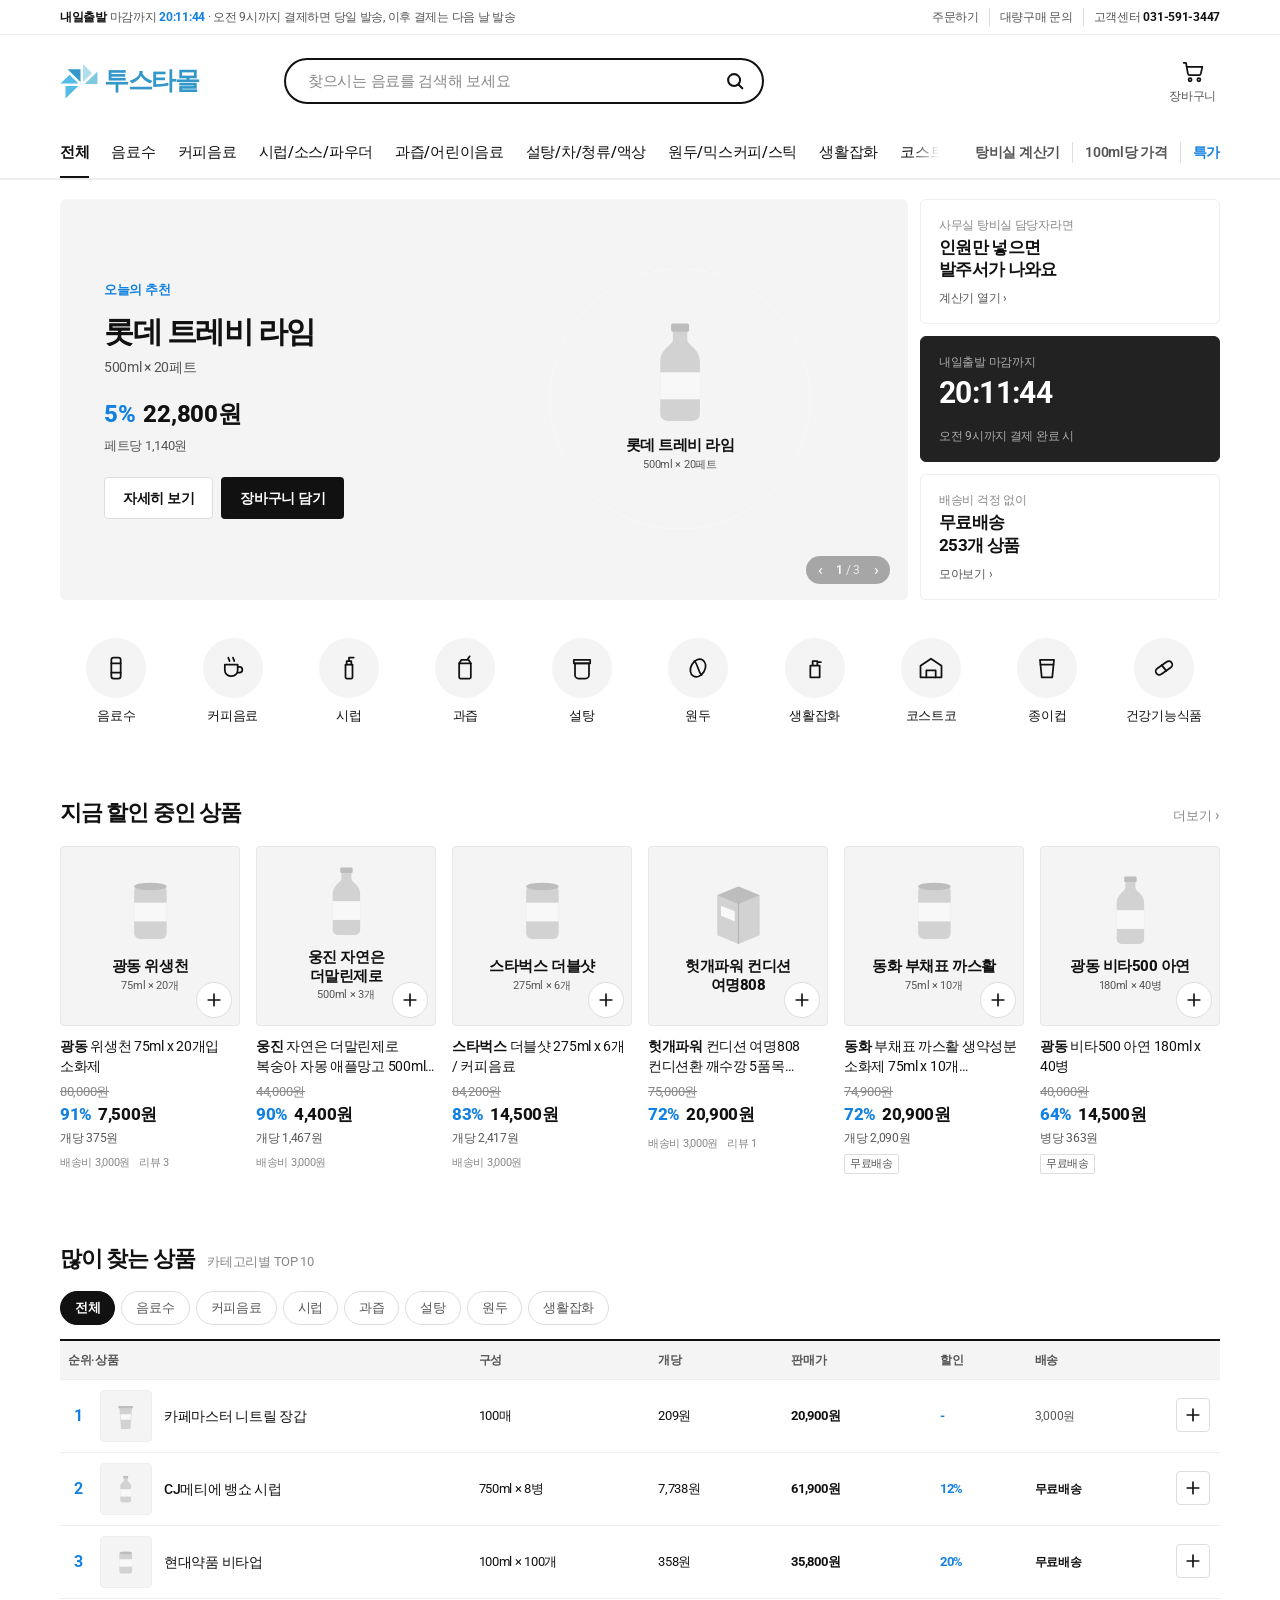
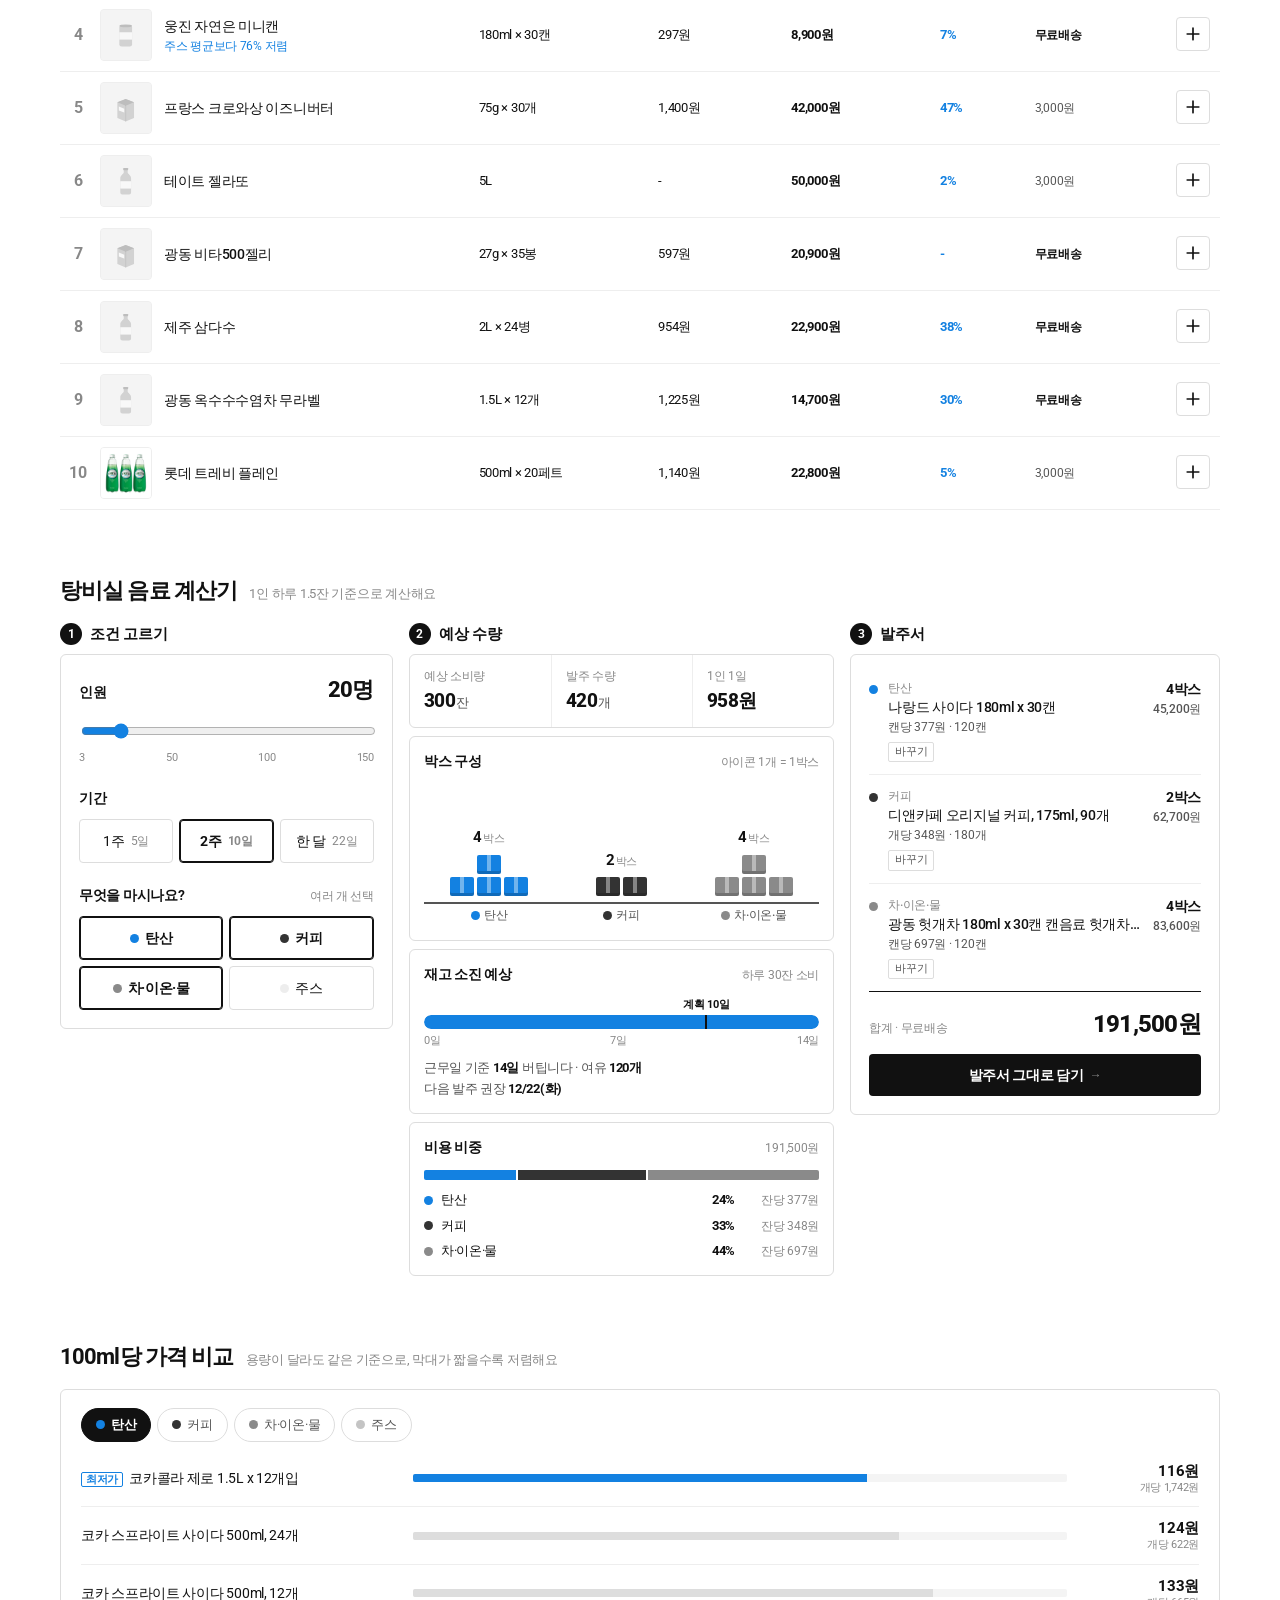
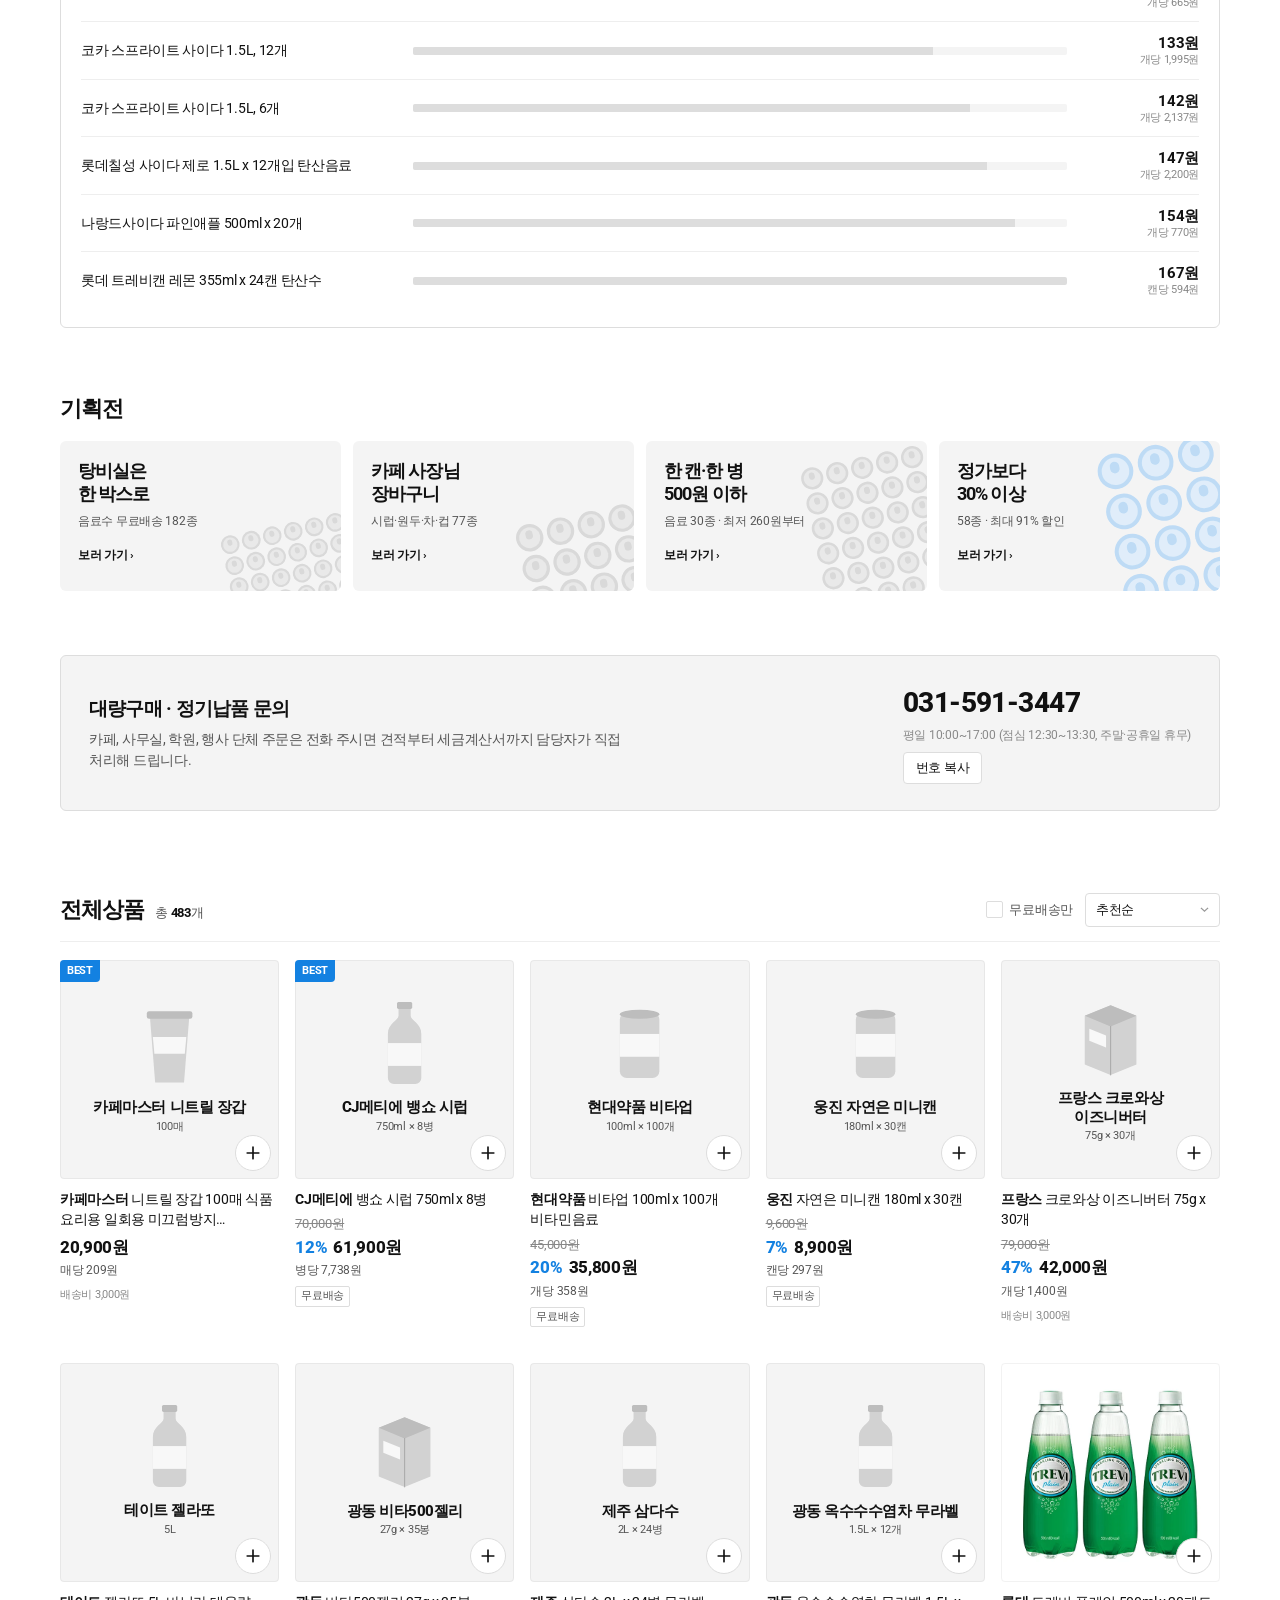
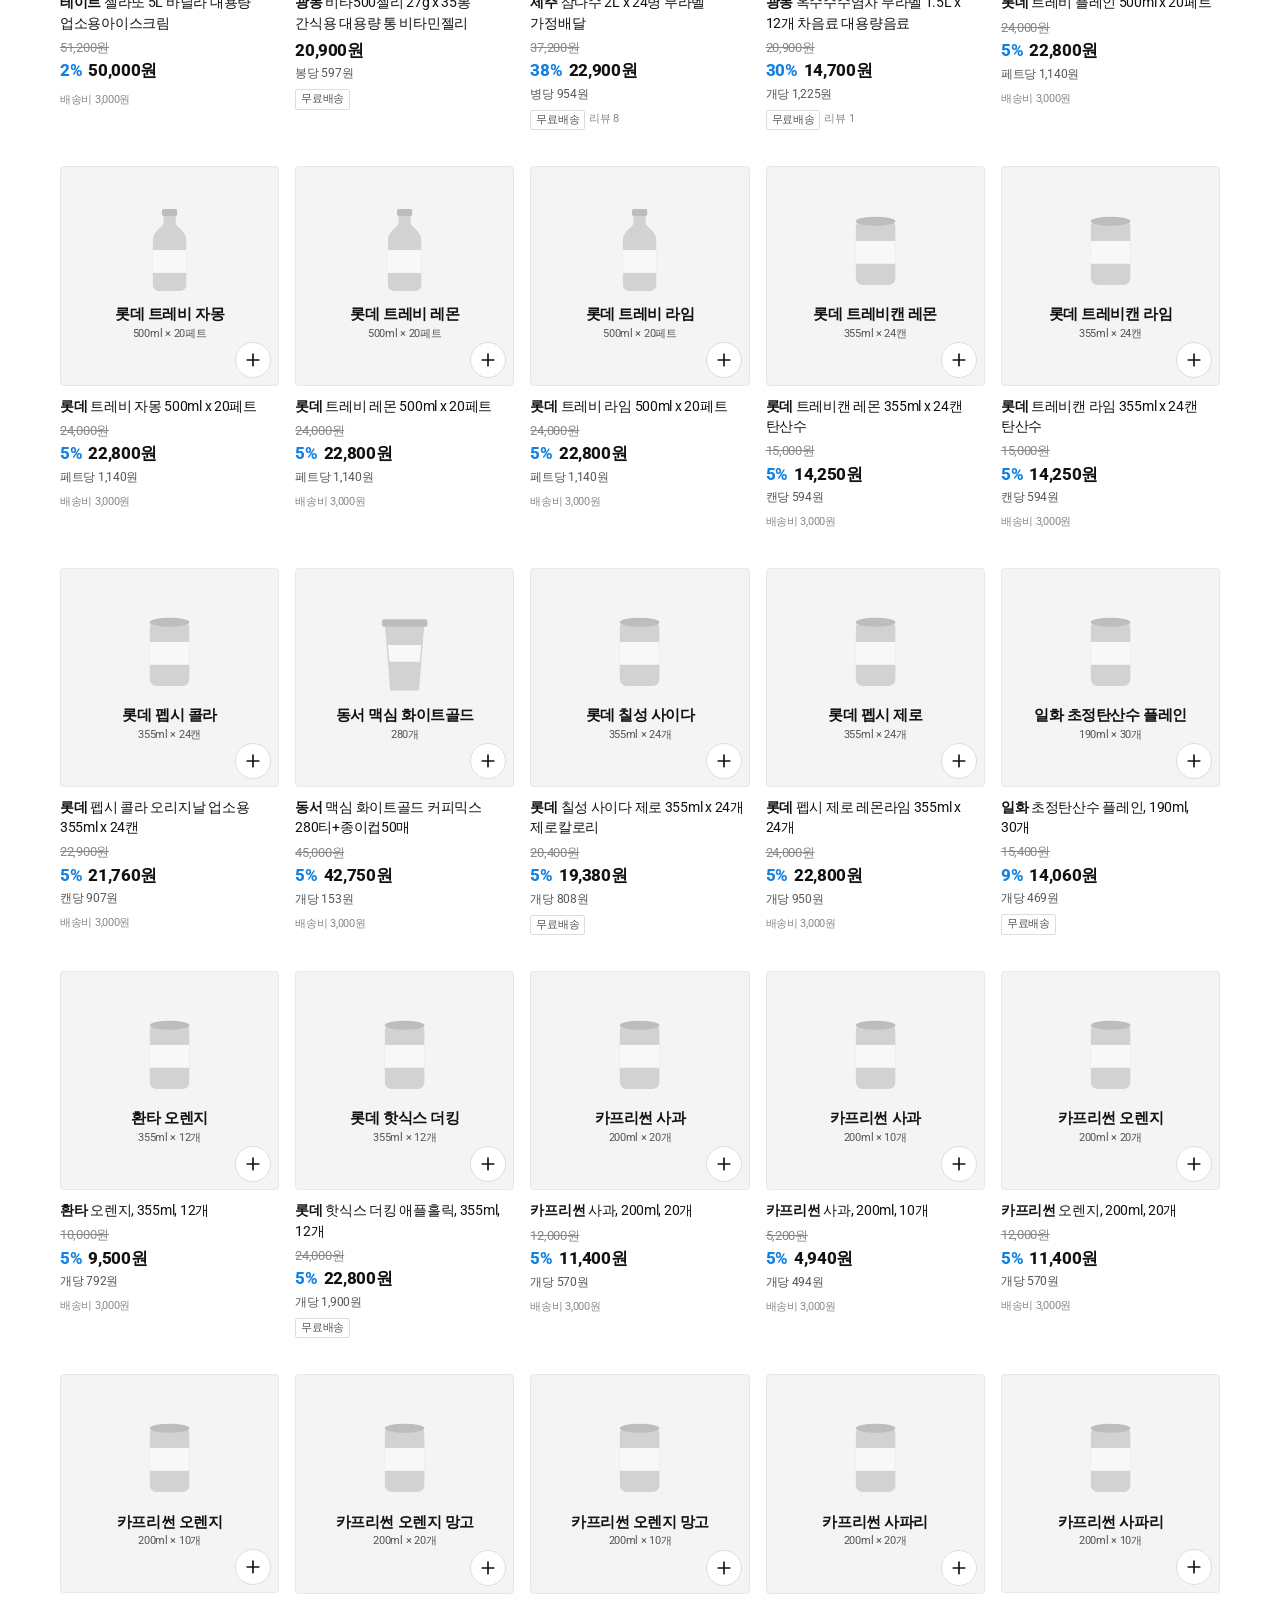
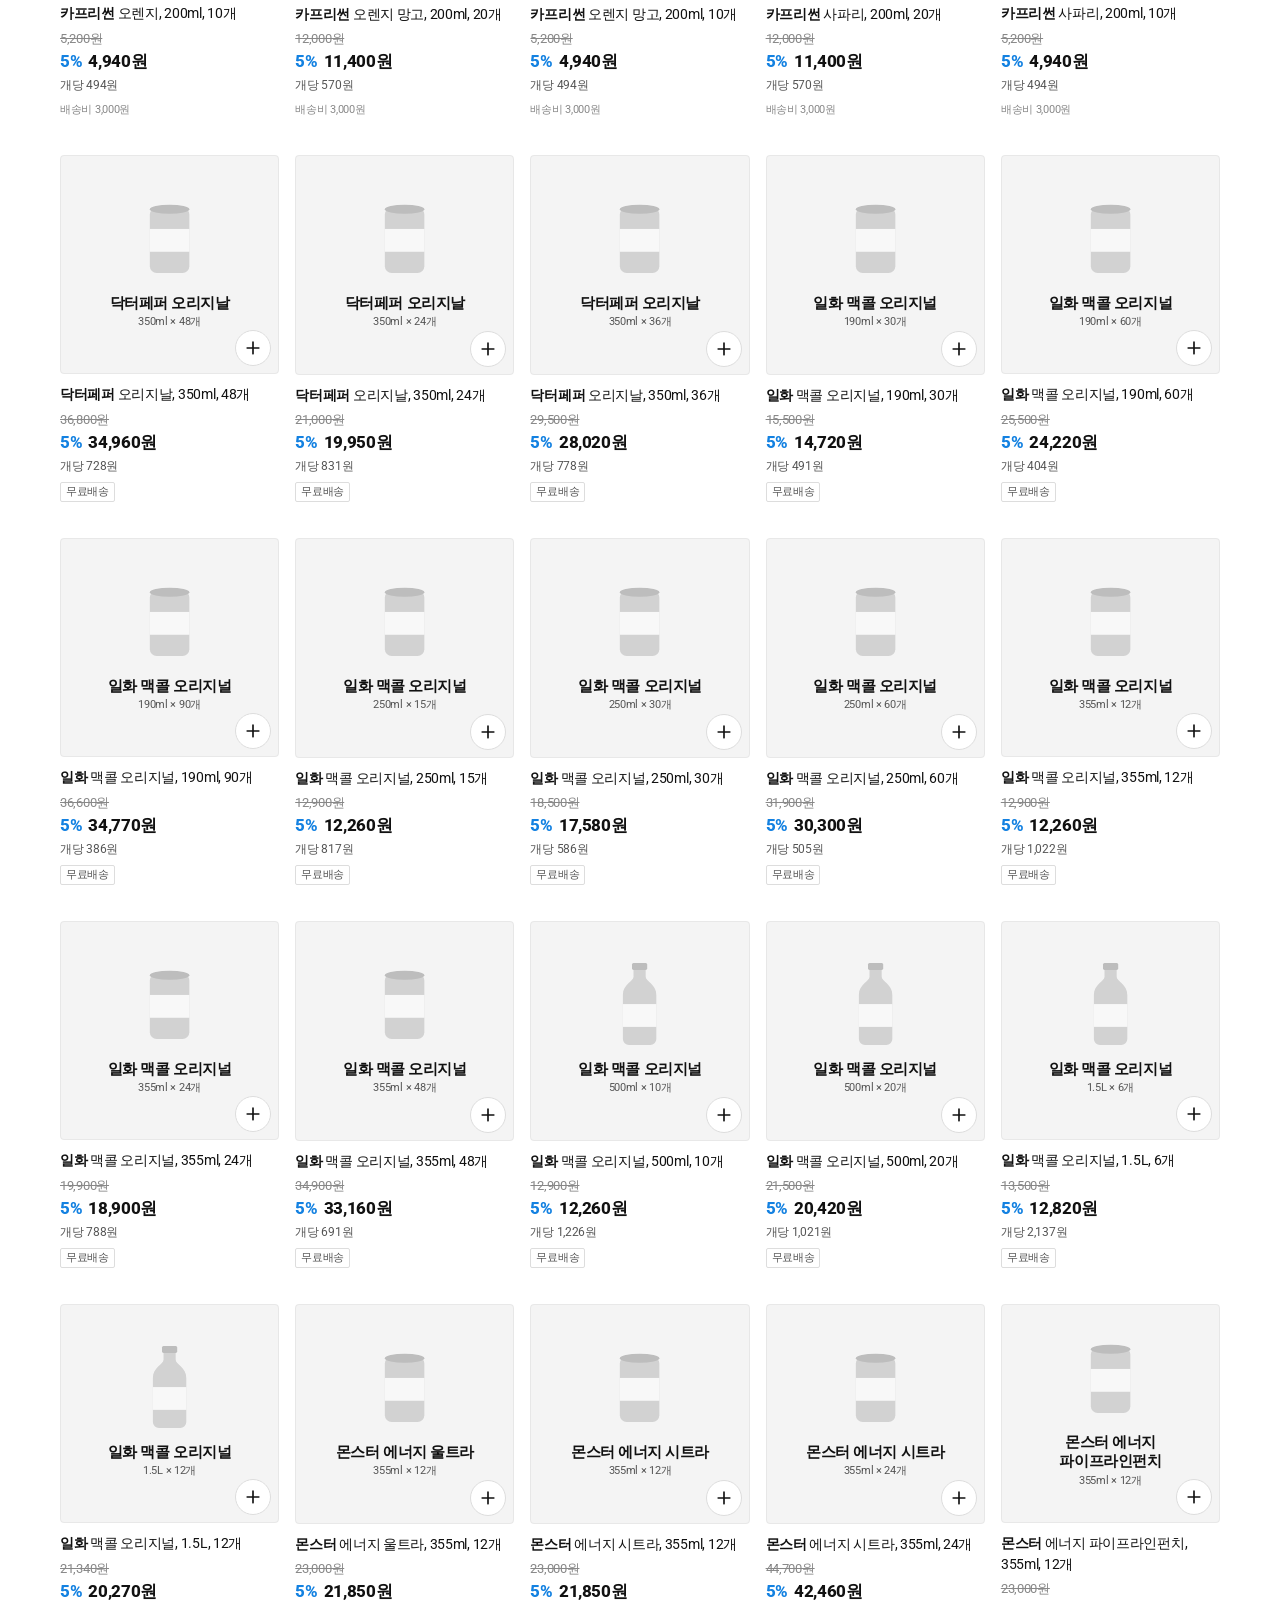
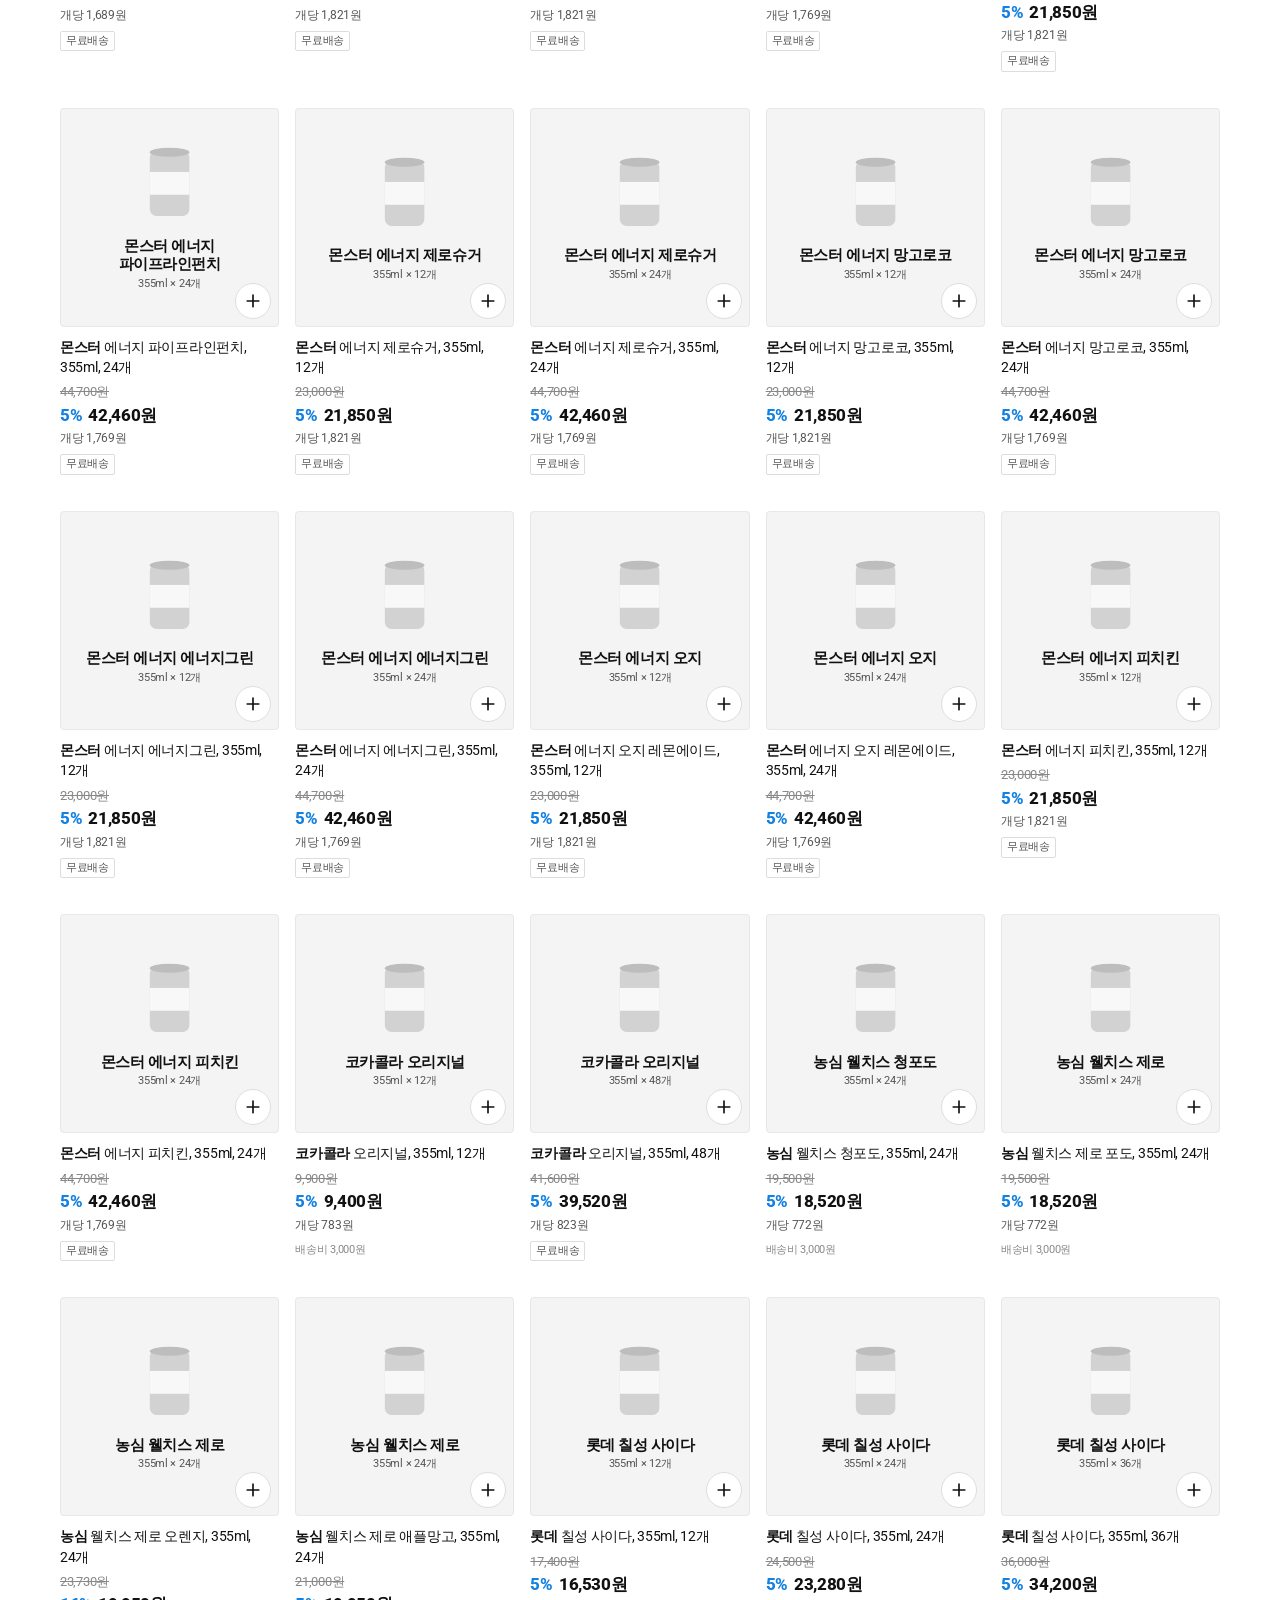
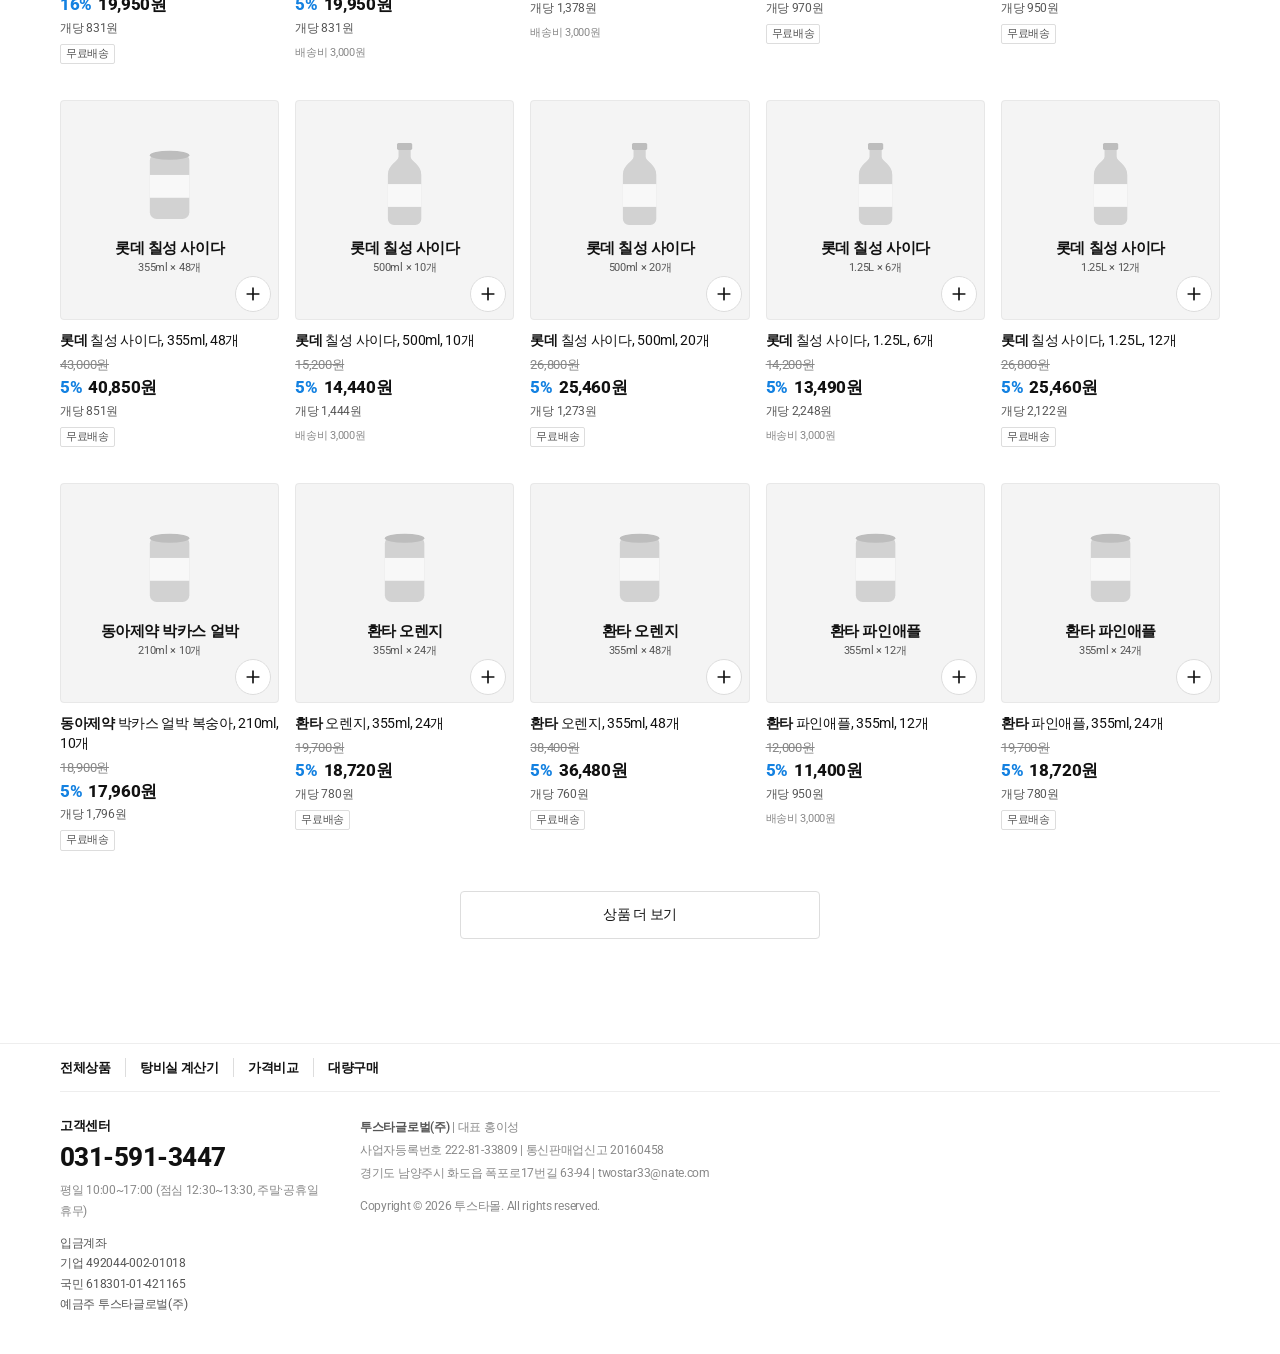
<file: sites/twostar-mall/index.html>
<!doctype html>
<html lang="ko">
<head>
  <meta charset="utf-8">
  <meta name="viewport" content="width=device-width, initial-scale=1, viewport-fit=cover">
  <title>투스타몰</title>
  <meta name="description" content="음료·커피·시럽 박스 도매 투스타몰. 오전 9시까지 결제하면 당일 출발합니다.">
  <link rel="icon" href="data:image/svg+xml,<svg xmlns='http://www.w3.org/2000/svg' viewBox='70 130 590 545'><polygon fill='%233398c9' points='188,213 388,213 388,410'/><polygon fill='%23afdfed' points='427,135 568,272 427,410'/><polygon fill='%237ec9e0' points='652,245 652,440 453,440'/><polygon fill='%2355bde5' points='217,297 357,435 76,435'/><polygon fill='%2355bde5' points='155,473 355,473 155,668'/></svg>">
  <link rel="preload" href="assets/fonts/Roboto.woff2" as="font" type="font/woff2" crossorigin>
  <link rel="stylesheet" href="styles.css">
</head>
<body>
  <div class="util">
    <div class="util__in">
      <p class="util__ship"><span data-shipday>오늘출발</span> 마감까지 <b id="cutoff" class="num">--:--:--</b> · <span class="util__rule" data-shiprule></span></p>
      <nav class="util__links" aria-label="고객 메뉴">
        <button type="button" id="utilOrder">주문하기</button>
        <button type="button" data-scroll="biz">대량구매 문의</button>
        <span>고객센터 <b class="num">031-591-3447</b></span>
      </nav>
    </div>
  </div>

  <header class="nav">
    <div class="nav__in">
      <a class="wordmark" href="./" aria-label="투스타몰 홈">
        <svg class="mark" viewBox="70 130 590 545" aria-hidden="true"><polygon class="m1" points="188,213 388,213 388,410"/><polygon class="m2" points="427,135 568,272 427,410"/><polygon class="m3" points="652,245 652,440 453,440"/><polygon class="m4" points="217,297 357,435 76,435"/><polygon class="m5" points="155,473 355,473 155,668"/></svg>
        <span class="wordmark__t">투스타몰</span>
      </a>
      <label class="search">
        <span class="sr-only">상품 검색</span>
        <input id="q" type="search" placeholder="찾으시는 음료를 검색해 보세요" autocomplete="off" enterkeyhint="search">
        <svg viewBox="0 0 24 24" aria-hidden="true"><circle cx="11" cy="11" r="6.5"/><path d="m20 20-4-4"/></svg>
      </label>
      <div class="nav__cta">
        <button class="navicon cart-link" id="openCart" type="button" aria-label="장바구니">
          <svg viewBox="0 0 24 24" aria-hidden="true"><path d="M4 5h2l1.6 9.2a1.6 1.6 0 0 0 1.6 1.3h7.9a1.6 1.6 0 0 0 1.6-1.2L20 8.5H7"/><circle cx="9.5" cy="19.5" r="1.3"/><circle cx="17" cy="19.5" r="1.3"/></svg>
          <span class="nav__label">장바구니</span>
          <span class="cart-link__n" id="cartCount" hidden>0</span>
        </button>
      </div>
    </div>
  </header>

  <div class="tabs-wrap">
    <div class="tabs-row">
      <nav class="tabs" id="cats" aria-label="카테고리"></nav>
      <nav class="gnb" aria-label="바로가기">
        <button type="button" data-scroll="planner">탕비실 계산기</button>
        <button type="button" data-scroll="compare">100ml당 가격</button>
        <button type="button" data-goto-coll="deal">특가</button>
      </nav>
    </div>
  </div>

  <div class="notice" id="sampleNotice" hidden>
    <b>[샘플]</b> 상품이 표시되고 있습니다. <code>scripts/</code>의 가져오기 스크립트로 실제 상품을 불러오세요.
  </div>

  <main class="shelf">
    <div id="home">
      <section class="main" aria-label="오늘의 상품">
        <div class="bento" id="bento"></div>
      </section>

      <section class="sec cats-sec" aria-label="카테고리 바로가기">
        <nav class="caticons" id="catIcons"></nav>
      </section>

      <section class="sec" aria-labelledby="dealTitle">
        <header class="sec__head"><h2 id="dealTitle">지금 할인 중인 상품</h2><button class="sec__more" type="button" data-goto-coll="deal">더보기</button></header>
        <ul class="rail" id="deals"></ul>
      </section>

      <section class="sec platform" aria-labelledby="rankTitle">
        <header class="sec__head"><h2 id="rankTitle">많이 찾는 상품 <span class="sec__sub">카테고리별 TOP 10</span></h2></header>
        <div class="dash" id="dash"></div>
      </section>

      <section class="sec planner" id="planner" aria-labelledby="plannerTitle"></section>

      <section class="sec compare" id="compare" aria-labelledby="compareTitle"></section>

      <section class="sec" aria-labelledby="promoTitle">
        <header class="sec__head"><h2 id="promoTitle">기획전</h2></header>
        <div class="promos" id="promos"></div>
      </section>

      <section class="band" id="biz" aria-labelledby="bizTitle"></section>
    </div>

    <div class="shelf__bar" id="listTop">
      <p class="shelf__count" id="resultCount"></p>
      <div class="shelf__tools">
        <button class="toggle" id="freeOnly" type="button" aria-pressed="false">무료배송만</button>
        <label class="sort">
          <span class="sr-only">정렬</span>
          <select id="sort">
            <option value="popular">추천순</option>
            <option value="unit">개당 가격 낮은순</option>
            <option value="low">낮은 가격순</option>
            <option value="high">높은 가격순</option>
            <option value="review">리뷰 많은순</option>
            <option value="new">최신순</option>
          </select>
        </label>
      </div>
    </div>

    <ul class="grid" id="grid" aria-live="polite"></ul>
    <button class="more" id="more" type="button" hidden>상품 더 보기</button>
    <p class="empty" id="empty" hidden>검색 결과가 없습니다. 다른 이름으로 찾아보세요.</p>
  </main>

  <footer class="foot" id="foot"></footer>

  <div class="bar" id="bar" hidden>
    <div class="bar__in">
      <div class="bar__sum">
        <span id="barItems"></span>
        <strong id="barTotal"></strong>
        <small id="barShip"></small>
      </div>
      <button class="cta" id="barCheckout" type="button">주문하기</button>
    </div>
  </div>

  <div class="scrim" id="scrim" hidden></div>
  <section class="sheet" id="sheet" role="dialog" aria-modal="true" aria-labelledby="sheetTitle" hidden>
    <header class="sheet__head">
      <h2 id="sheetTitle"></h2>
      <button class="x" id="sheetClose" type="button" aria-label="닫기">
        <svg viewBox="0 0 24 24" aria-hidden="true"><path d="M6 6l12 12M18 6 6 18"/></svg>
      </button>
    </header>
    <div class="sheet__body" id="sheetBody"></div>
    <footer class="sheet__foot" id="sheetFoot"></footer>
  </section>

  <div class="toast" id="toast" role="status" hidden></div>

  <script src="config.js"></script>
  <script src="app.js" type="module"></script>
</body>
</html>
</file>
<file: sites/twostar-mall/styles.css>
/* 영문·숫자는 Roboto(직접 호스팅), 한글은 각 OS 기본 고딕(애플 SD 산돌고딕 Neo / 맑은 고딕) */
@font-face { font-family: "Roboto"; src: url("assets/fonts/Roboto.woff2") format("woff2"); font-weight: 100 900; font-stretch: 75% 100%; font-display: swap; }

/* 투스타몰 — 흰 바탕, 얇은 회색 선, 작은 모서리. 파랑은 로고·검색창·주요 버튼에만, 할인은 빨강. */
:root {
  /* 기존 twostar.net 팔레트: 회색 단계 + 포인트 파랑 하나 */
  --paper: #ffffff;
  --canvas: #f4f4f4;
  --tint: #f4f4f4;
  --rule: #eeeeee;
  --rule-2: #dddddd;
  --ink: #111111;
  --ink-2: #555555;
  --ink-3: #888888;
  --ink-4: #aaaaaa;
  --brand: #3398c9;
  --point: #1381e1;
  --forest: #111111;
  --forest-2: #333333;
  --forest-ink: #ffffff;
  --mint: #f4f4f4;
  --mint-2: #f4f4f4;
  --sale: var(--point);
  --accent: var(--point);
  --warn: #e00000;
  --scrim: rgba(0, 0, 0, .5);
  --font: "Roboto", "Apple SD Gothic Neo", "Malgun Gothic", "맑은 고딕", "Noto Sans KR", sans-serif;
  --r: 4px;
  --r-lg: 6px;
  --navy: var(--forest); --navy-ink: var(--forest-ink); --ok: var(--point);
  color-scheme: light;
}
@media (prefers-color-scheme: dark) {
  :root:not([data-theme="light"]) {
    --paper: #111111; --canvas: #1c1c1c; --tint: #1c1c1c; --rule: #262626; --rule-2: #3a3a3a; --ink: #f2f2f2; --ink-2: #bbbbbb; --ink-3: #888888; --ink-4: #666666;
    --point: #3d9bf0; --forest: #f2f2f2; --forest-2: #dddddd; --forest-ink: #111111; --scrim: rgba(0,0,0,.65);
    color-scheme: dark;
  }
}
:root[data-theme="dark"] {
  --paper: #111111; --canvas: #1c1c1c; --tint: #1c1c1c; --rule: #262626; --rule-2: #3a3a3a; --ink: #f2f2f2; --ink-2: #bbbbbb; --ink-3: #888888; --ink-4: #666666;
  --point: #3d9bf0; --forest: #f2f2f2; --forest-2: #dddddd; --forest-ink: #111111; --scrim: rgba(0,0,0,.65);
  color-scheme: dark;
}

* { box-sizing: border-box; }
[hidden] { display: none !important; }
html, body { margin: 0; }
html { scroll-padding-top: 64px; }
body {
  background: var(--paper); color: var(--ink); font-family: var(--font);
  font-size: 14px; line-height: 1.5; letter-spacing: -0.02em; -webkit-font-smoothing: antialiased; word-break: keep-all;
  padding-bottom: calc(var(--bar-h, 0px) + env(safe-area-inset-bottom, 0px));
}
img { display: block; max-width: 100%; }
a { color: inherit; }
button, input, select { font: inherit; color: inherit; letter-spacing: inherit; }
button { cursor: pointer; -webkit-tap-highlight-color: transparent; }
svg { width: 22px; height: 22px; fill: none; stroke: currentColor; stroke-width: 1.7; stroke-linecap: round; stroke-linejoin: round; }
.sr-only { position: absolute; width: 1px; height: 1px; overflow: hidden; clip: rect(0 0 0 0); white-space: nowrap; }
:focus-visible { outline: 2px solid var(--forest); outline-offset: 2px; }
.num { font-variant-numeric: tabular-nums; }

.btn { display: inline-flex; align-items: center; justify-content: center; gap: 6px; height: 42px; padding: 0 18px; border-radius: var(--r); border: 1px solid transparent; font-size: 14px; font-weight: 600; white-space: nowrap; }
.btn svg { width: 18px; height: 18px; }
.btn--dark { background: var(--forest); color: var(--forest-ink); }
.btn--ghost { background: var(--paper); border-color: var(--rule-2); color: var(--ink); }
@media (hover: hover) { .btn--dark:hover { background: var(--forest-2); } .btn--ghost:hover { border-color: var(--ink-3); } }
.btn--sm { height: 32px; padding: 0 12px; font-size: 13px; font-weight: 500; }
.btn--block { width: 100%; }
.btn:disabled { opacity: .4; cursor: not-allowed; }

/* ---------- 상단 ---------- */
.util { border-bottom: 1px solid var(--rule); font-size: 12px; color: var(--ink-2); }
.util__in { max-width: 1200px; margin: 0 auto; padding: 0 20px; height: 34px; display: flex; align-items: center; justify-content: space-between; gap: 12px; }
.util p { margin: 0; white-space: nowrap; overflow: hidden; text-overflow: ellipsis; }
.util__ship span { color: var(--ink); font-weight: 700; }
.util__ship .util__rule { color: inherit; font-weight: 400; }
.util__ship b { color: var(--point); font-weight: 700; }
.util__links { display: flex; align-items: center; gap: 0; white-space: nowrap; }
.util__links > * { padding: 0 10px; border: 0; background: none; font-size: 12px; color: var(--ink-2); }
.util__links > * + * { border-left: 1px solid var(--rule-2); }
.util__links > :last-child { padding-right: 0; }
.util__links b { color: var(--ink); }
@media (max-width: 760px) { .util__links { display: none; } .util__in { padding: 0 16px; justify-content: center; } }

.nav { background: var(--paper); }
.nav__in { max-width: 1200px; margin: 0 auto; padding: 22px 20px; display: grid; grid-template-columns: 200px minmax(0, 480px) 1fr; align-items: center; gap: 24px; }
.wordmark { display: inline-flex; align-items: center; gap: 6px; font-size: 25px; font-weight: 800; letter-spacing: -0.06em; color: var(--ink); text-decoration: none; }
.mark { width: 38px; height: 35px; stroke: none; flex-shrink: 0; }
.mark .m1 { fill: #3398c9; } .mark .m2 { fill: #afdfed; } .mark .m3 { fill: #7ec9e0; } .mark .m4, .mark .m5 { fill: #55bde5; }
.wordmark__t { color: var(--brand); }
.search { display: flex; align-items: center; height: 46px; border: 2px solid var(--ink); border-radius: 23px; padding: 0 16px 0 20px; background: var(--paper); }
.search input { flex: 1; min-width: 0; border: 0; background: none; outline: none; font-size: 15px; }
.search input::placeholder { color: var(--ink-3); }
.search svg { width: 22px; height: 22px; color: var(--ink); stroke-width: 2.2; flex-shrink: 0; }
.nav__cta { justify-self: end; display: flex; }
.navicon { position: relative; border: 0; background: none; display: grid; justify-items: center; gap: 2px; font-size: 12px; color: var(--ink-2); padding: 0 4px; }
.navicon svg { width: 28px; height: 28px; stroke-width: 1.5; color: var(--ink); }
.cart-link__n { position: absolute; top: -4px; right: -2px; min-width: 18px; height: 18px; padding: 0 5px; border-radius: 9px; background: var(--point); color: #fff; font-size: 11px; font-weight: 700; display: inline-grid; place-items: center; }
@media (max-width: 760px) {
  .nav__in { grid-template-columns: 1fr auto; padding: 12px 16px 10px; gap: 10px; }
  .wordmark { font-size: 21px; }
  .mark { width: 30px; height: 28px; }
  .search { grid-column: 1 / -1; grid-row: 2; height: 42px; }
  .navicon .nav__label { display: none; }
}

.tabs-wrap { position: sticky; top: 0; z-index: 20; background: var(--paper); border-bottom: 1px solid var(--rule); box-shadow: 0 1px 0 var(--rule); }
.tabs-row { max-width: 1200px; margin: 0 auto; padding: 0 20px; display: flex; align-items: center; gap: 24px; }
.tabs { flex: 1; min-width: 0; display: flex; gap: 22px; overflow-x: auto; scrollbar-width: none; }
.tabs::-webkit-scrollbar { display: none; }
.tabs { -webkit-mask-image: linear-gradient(90deg, #000 calc(100% - 28px), transparent); mask-image: linear-gradient(90deg, #000 calc(100% - 28px), transparent); padding-right: 24px; }
.tab { flex-shrink: 0; border: 0; background: none; padding: 14px 0 12px; font-size: 15px; font-weight: 500; color: var(--ink); border-bottom: 2px solid transparent; white-space: nowrap; }
.tab[aria-selected="true"] { color: var(--ink); font-weight: 700; border-color: var(--ink); }
@media (hover: hover) { .tab:hover { color: var(--ink-2); } }
.gnb { display: flex; flex-shrink: 0; }
.gnb button { border: 0; background: none; font-size: 14px; font-weight: 600; color: var(--ink-2); padding: 0 12px; }
.gnb button + button { border-left: 1px solid var(--rule-2); }
.gnb button:last-child { color: var(--point); padding-right: 0; }
@media (max-width: 1000px) { .gnb { display: none; } }
@media (max-width: 760px) { .tabs-row { padding: 0 16px; } .tabs { gap: 18px; } .tab { font-size: 14px; padding: 12px 0 10px; } }
.notice { max-width: 1200px; margin: 12px auto 0; padding: 0 20px; font-size: 13px; color: var(--warn); }

/* ---------- 본문 ---------- */
.shelf { max-width: 1200px; margin: 0 auto; padding: 0 20px 24px; }
@media (max-width: 520px) { .shelf { padding-inline: 16px; } }
.sec { margin-top: 64px; }
@media (max-width: 720px) { .sec { margin-top: 44px; } }
.sec__head { display: flex; align-items: baseline; justify-content: space-between; gap: 12px; margin-bottom: 16px; }
.sec__head h2 { margin: 0; font-size: 22px; font-weight: 700; letter-spacing: -0.04em; }
.sec__sub { display: inline-block; margin-left: 8px; font-size: 13px; font-weight: 400; color: var(--ink-3); letter-spacing: -0.02em; }
@media (max-width: 720px) { .sec__head h2 { font-size: 19px; } .sec__sub { display: block; margin: 4px 0 0; } }
.sec__more { border: 0; background: none; font-size: 13px; color: var(--ink-3); padding: 4px 0; white-space: nowrap; }
.sec__more::after { content: " ›"; font-size: 15px; }

/* ---------- 메인 배너 ---------- */
.main { padding-top: 20px; }
.bento { display: grid; grid-template-columns: minmax(0, 1fr) 300px; gap: 12px; }
.pcard { position: relative; display: grid; grid-template-columns: minmax(0, 1fr) minmax(0, 1fr); align-items: center; min-height: 340px; border-radius: var(--r-lg); overflow: hidden; background: var(--canvas); padding: 36px 44px; gap: 24px; }
.pcard__body { min-width: 0; animation: fadein .4s ease; }
@keyframes fadein { from { opacity: 0; } }
.pcard__label { display: inline-block; margin: 0 0 12px; font-size: 13px; font-weight: 700; color: var(--point); }
.pcard h3 { margin: 0; font-size: clamp(22px, 2.6vw, 30px); font-weight: 700; line-height: 1.3; letter-spacing: -0.05em; }
.pcard__spec { margin: 6px 0 0; font-size: 14px; color: var(--ink-2); }
.pcard__price { margin: 18px 0 0; display: flex; flex-wrap: wrap; align-items: baseline; gap: 4px 8px; }
.pcard__price em { font-style: normal; font-size: 24px; font-weight: 800; color: var(--sale); }
.pcard__price b { font-size: 24px; font-weight: 800; }
.pcard__price small { flex-basis: 100%; font-size: 13px; color: var(--ink-2); }
.pcard__btns { display: flex; gap: 8px; margin-top: 22px; }
.pcard__media { justify-self: center; width: min(100%, 260px); aspect-ratio: 1; border-radius: 50%; overflow: hidden; background: var(--paper); }
.pcard__media img, .pcard__media .ph { width: 100%; height: 100%; object-fit: cover; }
.pcard__media.photo img { object-fit: contain; padding: 8%; }
.pcard__media .ph { border-radius: 50%; }
.pcard__pager { position: absolute; right: 18px; bottom: 16px; display: flex; align-items: center; height: 28px; border-radius: 14px; background: rgba(0, 0, 0, .32); color: rgba(255,255,255,.75); font-size: 12px; }
.pcard__pager span { padding: 0 2px; }
.pcard__pager b { color: #fff; font-weight: 600; }
.pcard__pager button { border: 0; background: none; color: #fff; width: 28px; height: 28px; font-size: 16px; line-height: 1; }
.subs { display: grid; grid-template-rows: repeat(3, minmax(0, 1fr)); gap: 12px; }
.sub { position: relative; border: 1px solid var(--rule); background: var(--paper); border-radius: var(--r-lg); padding: 16px 18px; text-align: left; display: flex; flex-direction: column; gap: 2px; min-width: 0; }
.sub small { font-size: 12px; color: var(--ink-3); }
.sub b { font-size: 17px; font-weight: 700; line-height: 1.35; letter-spacing: -0.04em; }
.sub > span { margin-top: auto; padding-top: 6px; font-size: 12px; color: var(--ink-2); }
button.sub > span::after { content: " ›"; }
@media (hover: hover) { button.sub:hover { border-color: var(--ink-3); } }
.sub--ship { background: #222; border-color: #222; color: #fff; }
.sub--ship small, .sub--ship > span { color: #aaa; }
.sub--ship b { font-size: 30px; font-weight: 700; letter-spacing: -0.02em; color: #fff; }
@media (max-width: 900px) {
  .bento { grid-template-columns: minmax(0, 1fr); }
  .subs { grid-template-rows: none; grid-template-columns: repeat(3, minmax(0, 1fr)); gap: 8px; }
  .sub { padding: 12px; }
  .sub b { font-size: 14px; }
  .sub--ship b { font-size: 19px; }
  .sub > span { font-size: 11px; }
}
@media (max-width: 600px) {
  .main { padding-top: 12px; }
  .pcard { grid-template-columns: minmax(0, 1fr) 118px; min-height: 0; padding: 22px 18px 52px; gap: 12px; margin-inline: -16px; border-radius: 0; }
  .pcard h3 { font-size: 19px; }
  .pcard__price { margin-top: 10px; }
  .pcard__price em, .pcard__price b { font-size: 19px; }
  .pcard__btns { position: absolute; left: 18px; right: 18px; bottom: 12px; margin: 0; }
  .pcard__btns .btn { flex: 1; height: 34px; font-size: 13px; padding: 0 8px; }
  .pcard__pager { top: 12px; bottom: auto; right: 12px; }
  .pcard__media { align-self: start; margin-top: 30px; }
  .sub b br { display: none; }
  .sub small { display: none; }
  .sub { padding: 12px 10px; }
  .sub b { font-size: 13px; }
  .sub--ship b { font-size: 17px; }
  .sub--ship > span { font-size: 10px; }
}

/* 카테고리 아이콘 */
.cats-sec { margin-top: 32px; }
.caticons { display: grid; grid-auto-flow: column; grid-auto-columns: 72px; gap: 4px; overflow-x: auto; scrollbar-width: none; margin: 0 -16px; padding: 0 16px; }
.caticons::-webkit-scrollbar { display: none; }
@media (min-width: 1000px) { .caticons { grid-auto-flow: row; grid-template-columns: repeat(10, 1fr); margin: 0; padding: 0; } }
.caticons button { border: 0; background: none; display: flex; flex-direction: column; align-items: center; gap: 8px; padding: 6px 0; }
.ci { width: 60px; height: 60px; border-radius: 50%; background: var(--canvas); color: var(--ink); display: grid; place-items: center; }
.ci svg { width: 28px; height: 28px; stroke-width: 1.5; }
.caticons b { font-size: 13px; font-weight: 500; white-space: nowrap; color: var(--ink); }
@media (hover: hover) { .caticons button:hover b { text-decoration: underline; text-underline-offset: 3px; } }

/* ---------- 많이 찾는 상품 ---------- */
.chips { display: flex; gap: 6px; overflow-x: auto; scrollbar-width: none; margin-bottom: 14px; }
.chips::-webkit-scrollbar { display: none; }
.chips button, .pills button { flex-shrink: 0; display: inline-flex; align-items: center; gap: 6px; height: 34px; padding: 0 14px; border: 1px solid var(--rule-2); border-radius: 17px; background: var(--paper); font-size: 13px; color: var(--ink-2); white-space: nowrap; }
.chips button[aria-selected="true"], .pills button[aria-selected="true"] { background: var(--ink); border-color: var(--ink); color: var(--paper); font-weight: 600; }
.dash__table { display: grid; border-top: 2px solid var(--ink); }
.trow { position: relative; display: grid; grid-template-columns: minmax(0, 2.6fr) 1.1fr .8fr .9fr .55fr .8fr 44px; align-items: center; gap: 10px; padding: 10px 8px; font-size: 13px; border-bottom: 1px solid var(--rule); }
.trow--head { background: var(--canvas); color: var(--ink-2); font-size: 12px; font-weight: 600; padding: 10px 8px; }
@media (hover: hover) { .trow.item:hover { background: var(--canvas); } }
.trow__p { display: flex; align-items: center; gap: 12px; min-width: 0; }
.trow__p > span { min-width: 0; display: grid; cursor: pointer; }
.trow__p b { font-weight: 500; font-size: 14px; white-space: nowrap; overflow: hidden; text-overflow: ellipsis; }
.trow__p small { font-size: 12px; color: var(--point); }
.trow__rank { width: 20px; font-style: normal; font-size: 16px; font-weight: 700; text-align: center; color: var(--ink-3); flex-shrink: 0; }
.trow:nth-child(-n+4) .trow__rank { color: var(--point); }
.trow__img { width: 52px; height: 52px; flex-shrink: 0; border: 1px solid var(--rule); padding: 0; border-radius: var(--r); overflow: hidden; background: var(--canvas); }
.trow__img img { width: 100%; height: 100%; object-fit: cover; }
.trow__rate { color: var(--sale); font-weight: 700; }
.trow__ship { font-size: 12px; color: var(--ink-2); }
.trow__ship .free, .free { color: var(--ink); font-weight: 600; }
.trow .item__act { position: relative; width: 36px; height: 36px; justify-self: end; }
.trow .add { position: static; width: 34px; height: 34px; box-shadow: none; border: 1px solid var(--rule-2); border-radius: var(--r); }
.trow .qty { position: absolute; right: 0; top: 0; left: auto; bottom: auto; width: 104px; height: 36px; z-index: 2; }
.trow .item__sold { position: static; background: none; font-size: 12px; }
@media (max-width: 900px) {
  .trow { grid-template-columns: minmax(0, 1fr) auto 40px; }
  .trow > :nth-child(2), .trow > :nth-child(3), .trow > :nth-child(5), .trow > :nth-child(6) { display: none; }
  .trow--head { display: none; }
  .trow__img { width: 48px; height: 48px; }
}

/* ---------- 상품 카드 ---------- */
.grid { list-style: none; margin: 0; padding: 0; display: grid; grid-template-columns: repeat(2, minmax(0, 1fr)); gap: 28px 10px; }
@media (min-width: 640px) { .grid { grid-template-columns: repeat(3, minmax(0, 1fr)); gap: 32px 14px; } }
@media (min-width: 960px) { .grid { grid-template-columns: repeat(4, minmax(0, 1fr)); } }
@media (min-width: 1180px) { .grid { grid-template-columns: repeat(5, minmax(0, 1fr)); gap: 36px 16px; } }
.item { min-width: 0; }
.item__media { position: relative; aspect-ratio: 1; border-radius: var(--r); overflow: hidden; background: var(--canvas); }
.item__media::after { content: ""; position: absolute; inset: 0; border: 1px solid rgba(0,0,0,.05); border-radius: inherit; pointer-events: none; }
.item__open { position: absolute; inset: 0; border: 0; padding: 0; background: none; width: 100%; height: 100%; }
.item__open img { width: 100%; height: 100%; object-fit: cover; }
.item__flag { position: absolute; left: 0; top: 0; pointer-events: none; font-size: 11px; font-weight: 700; padding: 3px 7px; background: var(--point); color: #fff; z-index: 2; border-bottom-right-radius: var(--r); }
.item__sold { position: absolute; inset: 0; display: grid; place-items: center; background: rgba(0,0,0,.4); font-weight: 700; color: #fff; pointer-events: none; }
.item__text { padding-top: 10px; display: grid; gap: 1px; cursor: pointer; }
.item__name { margin: 0 0 4px; font-size: 14px; line-height: 1.45; color: var(--ink); display: -webkit-box; -webkit-line-clamp: 2; -webkit-box-orient: vertical; overflow: hidden; overflow-wrap: anywhere; }
.item__name b { font-weight: 700; }
@media (hover: hover) { .item__text:hover .item__name { text-decoration: underline; text-underline-offset: 2px; } }
.was { font-size: 13px; color: var(--ink-3); text-decoration: line-through; font-variant-numeric: tabular-nums; }
.price { display: flex; align-items: baseline; gap: 6px; font-variant-numeric: tabular-nums; }
.price__rate { color: var(--sale); font-weight: 800; font-size: 17px; }
.price__now { font-weight: 800; font-size: 17px; letter-spacing: -0.02em; }
.unit { font-size: 12px; color: var(--ink-2); }
.tags { display: flex; flex-wrap: wrap; gap: 4px; margin-top: 6px; font-size: 11px; color: var(--ink-3); }
.tags > span { padding: 1px 5px; border: 1px solid var(--rule-2); border-radius: 2px; line-height: 1.5; }
.tags > span:not(.free) { border: 0; padding-left: 0; }
.tags .free { border-color: var(--rule-2); color: var(--ink-2); font-weight: 500; }
.more { display: block; margin: 40px auto 0; border: 1px solid var(--rule-2); background: var(--paper); border-radius: var(--r); height: 48px; width: min(100%, 360px); font-size: 14px; color: var(--ink); }
.empty { text-align: center; color: var(--ink-3); padding: 60px 0; }
.rail { list-style: none; margin: 0 -16px; padding: 0 16px 4px; display: grid; grid-auto-flow: column; grid-auto-columns: 42%; gap: 10px; overflow-x: auto; scroll-snap-type: x proximity; scrollbar-width: none; }
.rail::-webkit-scrollbar { display: none; }
.rail .item { scroll-snap-align: start; }
@media (min-width: 640px) { .rail { grid-auto-columns: 28%; } }
@media (min-width: 1100px) { .rail { grid-auto-columns: calc((100% - 5 * 16px) / 6); margin: 0; padding: 0 0 4px; gap: 16px; } }

/* 목록 머리 */
.shelf__bar { display: flex; align-items: center; justify-content: space-between; gap: 8px; padding: 18px 0 14px; margin-bottom: 18px; border-bottom: 1px solid var(--rule); }
#home + .shelf__bar { margin-top: 64px; }
.shelf__count { margin: 0; font-size: 13px; color: var(--ink-2); }
.shelf__count b { color: var(--ink); }
.shelf__title { font-size: 22px; font-weight: 700; letter-spacing: -0.04em; color: var(--ink); margin-right: 8px; }
.shelf__tools { display: flex; align-items: center; gap: 4px; }
.toggle { border: 0; background: none; font-size: 13px; color: var(--ink-2); padding: 6px 8px; display: inline-flex; align-items: center; gap: 6px; }
.toggle::before { content: ""; width: 15px; height: 15px; border-radius: 2px; border: 1px solid var(--rule-2); background: var(--paper); }
.toggle[aria-pressed="true"] { color: var(--ink); }
.toggle[aria-pressed="true"]::before { background: var(--forest) url("data:image/svg+xml,%3Csvg xmlns='http://www.w3.org/2000/svg' viewBox='0 0 14 14'%3E%3Cpath d='M3.5 7.2 6 9.6l4.5-5' fill='none' stroke='white' stroke-width='1.8' stroke-linecap='round' stroke-linejoin='round'/%3E%3C/svg%3E") center/100% no-repeat; border-color: var(--forest); }
.sort select { appearance: none; border: 1px solid var(--rule-2); border-radius: var(--r); background: var(--paper); font-size: 13px; color: var(--ink); height: 34px; padding: 0 28px 0 10px; background-image: url("data:image/svg+xml,%3Csvg xmlns='http://www.w3.org/2000/svg' viewBox='0 0 10 6'%3E%3Cpath d='M1 1l4 4 4-4' fill='none' stroke='%23999' stroke-width='1.4'/%3E%3C/svg%3E"); background-repeat: no-repeat; background-position: right 10px center; background-size: 9px; }
.coll-chip { display: inline-flex; align-items: center; gap: 6px; border: 1px solid var(--ink); border-radius: 15px; background: var(--paper); color: var(--ink); font-size: 13px; font-weight: 600; padding: 4px 12px; margin-right: 6px; }
.coll-chip span { font-size: 10px; }

/* ---------- 탕비실 계산기 ---------- */
.steps { display: grid; grid-template-columns: minmax(0, 1fr); gap: 20px; }
@media (min-width: 1000px) { .steps { grid-template-columns: minmax(0, .9fr) minmax(0, 1.15fr) minmax(0, 1fr); gap: 16px; align-items: start; } }
.step { display: grid; gap: 8px; min-width: 0; }
.step__no { margin: 0; display: flex; align-items: center; gap: 8px; font-size: 15px; font-weight: 700; }
.step__no b { width: 22px; height: 22px; border-radius: 50%; background: var(--forest); color: var(--forest-ink); display: grid; place-items: center; font-size: 12px; }
.step__card { background: var(--paper); border: 1px solid var(--rule-2); border-radius: var(--r-lg); padding: 18px; min-width: 0; }
.step__card--viz { padding: 0; border: 0; }
.planner__controls { display: grid; gap: 22px; }
.ctl label, .ctl__name { display: flex; justify-content: space-between; align-items: baseline; font-size: 14px; font-weight: 600; margin-bottom: 10px; }
.ctl output { font-size: 22px; font-weight: 800; color: var(--ink); letter-spacing: -0.03em; }
.ctl__name small { font-weight: 400; color: var(--ink-3); font-size: 12px; }
.ctl input[type="range"] { width: 100%; accent-color: var(--point); height: 26px; }
.ctl__scale { display: flex; justify-content: space-between; font-size: 11px; color: var(--ink-3); }
.seg { display: grid; grid-template-columns: repeat(3, 1fr); gap: 6px; }
.seg--multi { grid-template-columns: repeat(2, 1fr); }
.seg button { height: 44px; border: 1px solid var(--rule-2); background: var(--paper); border-radius: var(--r); font-size: 14px; display: inline-flex; align-items: center; justify-content: center; gap: 6px; }
.seg button small { color: var(--ink-3); font-size: 12px; }
.seg button[aria-checked="true"], .seg button[aria-pressed="true"] { border-color: var(--ink); color: var(--ink); font-weight: 700; box-shadow: inset 0 0 0 1px var(--ink); }
.seg button[aria-pressed="false"] .sw { opacity: .3; }
.sw { display: inline-block; width: 9px; height: 9px; border-radius: 50%; background: var(--tc); flex-shrink: 0; }
.stats { display: grid; grid-template-columns: repeat(3, 1fr); margin: 0; border: 1px solid var(--rule-2); border-radius: var(--r-lg); }
.stats div { padding: 12px 14px; display: grid; gap: 2px; }
.stats div + div { border-left: 1px solid var(--rule); }
.stats dt { font-size: 12px; color: var(--ink-3); }
.stats dd { margin: 0; font-size: 19px; font-weight: 800; letter-spacing: -0.03em; }
.stats small { font-size: 13px; font-weight: 500; color: var(--ink-2); margin-left: 1px; }
.viz { margin-top: 8px; border: 1px solid var(--rule-2); border-radius: var(--r-lg); padding: 14px; }
.viz__h { display: flex; justify-content: space-between; align-items: baseline; gap: 8px; margin-bottom: 12px; }
.viz__h b { font-size: 14px; font-weight: 700; }
.viz__h span { font-size: 12px; color: var(--ink-3); }
.shelf2 { display: grid; grid-auto-flow: column; grid-auto-columns: minmax(0, 1fr); gap: 10px; align-items: end; border-bottom: 2px solid var(--ink-2); padding: 0 4px; min-height: 120px; }
.shelf2__col { display: grid; justify-items: center; gap: 6px; min-width: 0; }
.shelf2__col > b { display: inline-flex; align-items: center; gap: 4px; font-size: 12px; font-weight: 500; color: var(--ink-2); white-space: nowrap; margin-bottom: -26px; }
.shelf2__n { font-size: 15px; font-weight: 700; }
.shelf2__n small { font-size: 11px; font-weight: 400; color: var(--ink-3); margin-left: 1px; }
.shelf2__stack { display: flex; flex-wrap: wrap-reverse; justify-content: center; gap: 3px; width: 100%; max-width: 78px; }
.shelf2__stack i { position: relative; width: calc((100% - 6px) / 3); aspect-ratio: 5 / 4; border-radius: 2px; background: var(--tc); box-shadow: inset 0 -3px 0 rgba(0,0,0,.18); }
.shelf2__stack i::after { content: ""; position: absolute; left: 42%; right: 42%; top: 0; bottom: 3px; background: rgba(255,255,255,.4); }
.viz:has(.shelf2) { padding-bottom: 36px; }
.runway { position: relative; padding-top: 18px; }
.runway__bar { position: relative; height: 14px; border-radius: 7px; background: var(--tint); overflow: hidden; }
.runway__have { position: absolute; inset: 0 auto 0 0; width: var(--have); background: var(--point); border-radius: 7px; }
.runway__need { position: absolute; top: 0; bottom: 0; left: calc(var(--need) - 1px); width: 2px; background: var(--ink); }
.runway__flag { position: absolute; top: 0; left: var(--need); transform: translateX(-50%); font-size: 11px; font-weight: 700; color: var(--ink); white-space: nowrap; }
.runway__ticks { display: flex; justify-content: space-between; font-size: 11px; color: var(--ink-3); margin-top: 4px; }
.runway__note { margin: 8px 0 0; font-size: 13px; color: var(--ink-2); line-height: 1.6; }
.runway__note b { color: var(--ink); }
.costbar { display: flex; height: 10px; border-radius: 2px; overflow: hidden; gap: 2px; }
.costbar i { background: var(--tc); min-width: 4px; }
.costlist { list-style: none; margin: 10px 0 0; padding: 0; display: grid; gap: 6px; }
.costlist li { display: grid; grid-template-columns: 9px minmax(0, 1fr) auto auto; gap: 8px; align-items: center; font-size: 13px; }
.costlist b { font-weight: 700; }
.costlist small { color: var(--ink-3); font-size: 12px; min-width: 76px; text-align: right; }
.order { list-style: none; margin: -6px 0 0; padding: 0; }
.order li { display: grid; grid-template-columns: 9px minmax(0, 1fr) auto; gap: 2px 10px; align-items: start; padding: 12px 0; }
.order li + li { border-top: 1px solid var(--rule); }
.order li .sw { margin-top: 6px; }
.order__name { display: grid; min-width: 0; }
.order__name b { font-size: 12px; color: var(--ink-3); font-weight: 500; }
.order__name span { font-size: 14px; font-weight: 500; white-space: nowrap; overflow: hidden; text-overflow: ellipsis; }
.order__name small { font-size: 12px; color: var(--ink-2); }
.order__qty { display: grid; justify-items: end; font-weight: 700; font-size: 14px; }
.order__qty span { font-size: 12px; color: var(--ink-2); font-weight: 500; }
.order__swap { grid-column: 2; justify-self: start; border: 1px solid var(--rule-2); border-radius: 2px; background: none; padding: 1px 6px; font-size: 11px; color: var(--ink-2); margin-top: 4px; }
.order__foot { display: grid; gap: 12px; padding-top: 14px; border-top: 1px solid var(--ink); }
.order__foot > div { display: flex; justify-content: space-between; align-items: baseline; gap: 8px; }
.order__foot span { font-size: 12px; color: var(--ink-3); }
.order__foot strong { font-size: 24px; font-weight: 800; letter-spacing: -0.03em; }

/* ---------- 100ml당 가격 ---------- */
.compare__card { border: 1px solid var(--rule-2); border-radius: var(--r-lg); padding: 18px 20px; }
.pills { display: flex; gap: 6px; overflow-x: auto; scrollbar-width: none; margin-bottom: 8px; }
.pills::-webkit-scrollbar { display: none; }
.bars { list-style: none; margin: 0; padding: 0; display: grid; }
.bars li + li { border-top: 1px solid var(--rule); }
.bars__row { width: 100%; border: 0; background: none; display: grid; grid-template-columns: minmax(0, 1fr) auto; grid-template-areas: "name val" "track track"; gap: 6px 12px; padding: 12px 0; text-align: left; }
@media (min-width: 720px) { .bars__row { grid-template-columns: minmax(0, 320px) minmax(0, 1fr) 120px; grid-template-areas: "name track val"; align-items: center; } }
.bars__name { grid-area: name; font-size: 14px; white-space: nowrap; overflow: hidden; text-overflow: ellipsis; }
.bars__name em { font-style: normal; font-size: 11px; font-weight: 700; color: var(--point); border: 1px solid var(--point); border-radius: 2px; padding: 0 4px; margin-right: 6px; }
.bars__track { grid-area: track; height: 8px; background: var(--tint); border-radius: 2px; overflow: hidden; }
.bars__track i { display: block; height: 100%; background: var(--rule-2); }
.bars li:first-child .bars__track i { background: var(--point); }
.bars__val { grid-area: val; text-align: right; display: grid; line-height: 1.25; }
.bars__val b { font-size: 15px; font-weight: 700; }
.bars__val small { font-size: 11px; color: var(--ink-3); }
@media (hover: hover) { .bars__row:hover .bars__name { text-decoration: underline; } }

/* ---------- 기획전 ---------- */
.promos { display: grid; grid-template-columns: repeat(4, minmax(0, 1fr)); gap: 12px; }
@media (max-width: 1000px) { .promos { grid-template-columns: repeat(2, minmax(0, 1fr)); gap: 8px; } }
.promos:empty { display: none; }
.promo { position: relative; border: 0; border-radius: var(--r-lg); overflow: hidden; min-height: 150px; padding: 18px; text-align: left; display: flex; background: var(--pb); color: var(--ink); isolation: isolate; }
.promo[aria-pressed="true"] { outline: 2px solid var(--ink); outline-offset: -2px; }
@media (hover: hover) { .promo:hover { background: color-mix(in srgb, var(--ink) 6%, var(--pb)); } }
.promo__text { position: relative; z-index: 1; display: flex; flex-direction: column; gap: 6px; max-width: 70%; }
.promo strong { font-size: 18px; line-height: 1.3; font-weight: 700; letter-spacing: -0.05em; }
.promo__text > span { font-size: 12px; color: var(--ink-2); }
.promo em { margin-top: auto; padding-top: 10px; font-style: normal; font-size: 12px; font-weight: 600; color: var(--ink); }
.promo em::after { content: " ›"; }
.cans { position: absolute; z-index: 0; right: -16px; bottom: -20px; width: 48%; height: auto; transform: rotate(-12deg); stroke: none; opacity: .9; }
.cans .can { fill: var(--can); } .cans .lid { fill: var(--lid); } .cans .tab { fill: var(--can); }
.promo { --pb: var(--canvas); --can: #d6d6d6; --lid: #e8e8e8; }
.promo--red { --can: color-mix(in srgb, var(--point) 30%, #fff); --lid: color-mix(in srgb, var(--point) 14%, #fff); }
@media (prefers-color-scheme: dark) { :root:not([data-theme="light"]) .promo { --can: #2e2e2e; --lid: #3a3a3a; } }
:root[data-theme="dark"] .promo { --can: #2e2e2e; --lid: #3a3a3a; }
@media (max-width: 520px) { .promo { min-height: 120px; padding: 14px; } .promo strong { font-size: 15px; } .promo__text > span { display: none; } }

/* ---------- 대량구매 ---------- */
.band { margin-top: 64px; border: 1px solid var(--rule-2); border-radius: var(--r-lg); background: var(--canvas); padding: 26px 28px; }
.band__in { display: flex; flex-wrap: wrap; align-items: center; justify-content: space-between; gap: 18px 32px; }
.band h2 { margin: 0; font-size: 19px; font-weight: 700; letter-spacing: -0.04em; }
.band p { margin: 6px 0 0; font-size: 14px; color: var(--ink-2); max-width: 40em; }
.band__call { display: grid; justify-items: start; gap: 2px; }
.band__tel { font-size: 28px; font-weight: 800; letter-spacing: -0.02em; text-decoration: none; color: var(--ink); }
.band__call small { font-size: 12px; color: var(--ink-3); margin-bottom: 6px; }
@media (max-width: 520px) { .band { padding: 20px 18px; } }

/* ---------- 푸터 ---------- */
.foot { margin-top: 80px; border-top: 1px solid var(--rule); background: var(--paper); color: var(--ink-2); }
.foot__in { max-width: 1200px; margin: 0 auto; padding: 0 20px 40px; }
.foot__links { display: flex; flex-wrap: wrap; gap: 0; padding: 14px 0; border-bottom: 1px solid var(--rule); margin-bottom: 24px; }
.foot__links button { border: 0; background: none; font-size: 13px; font-weight: 600; color: var(--ink); padding: 0 14px; }
.foot__links button:first-child { padding-left: 0; }
.foot__links button + button { border-left: 1px solid var(--rule-2); }
.foot__grid { display: grid; grid-template-columns: 260px minmax(0, 1fr); gap: 24px 40px; }
@media (max-width: 760px) { .foot__grid { grid-template-columns: minmax(0, 1fr); } }
.foot__cs p { margin: 0; font-size: 13px; font-weight: 700; color: var(--ink); }
.foot__cs strong { display: block; font-size: 26px; font-weight: 800; color: var(--ink); letter-spacing: -0.02em; margin: 2px 0; }
.foot__cs small { font-size: 12px; color: var(--ink-3); }
.foot__cs .foot__bank { margin-top: 12px; font-size: 12px; font-weight: 400; color: var(--ink-2); line-height: 1.7; }
.foot__info { font-size: 12px; line-height: 1.9; color: var(--ink-3); }
.foot__info p { margin: 0; }
.foot__info b { color: var(--ink-2); font-weight: 600; }
.foot__copy { margin-top: 10px !important; }

/* ---------- 사진 위 담기·수량 ---------- */
/* 담기 버튼 / 수량 조절 — 사진 위 */
.add { position: absolute; right: 8px; bottom: 8px; width: 36px; height: 36px; border-radius: 50%; border: 1px solid var(--rule-2); background: var(--paper); color: var(--ink); display: grid; place-items: center; }
.add svg { width: 20px; height: 20px; stroke-width: 2; }
.qty { position: absolute; left: 8px; right: 8px; bottom: 8px; height: 36px; border-radius: var(--r); background: var(--navy); color: var(--navy-ink); display: flex; align-items: center; justify-content: space-between; }
.qty button { width: 40px; height: 100%; border: 0; background: none; color: inherit; font-size: 20px; line-height: 1; }
.qty output { font-weight: 700; font-variant-numeric: tabular-nums; font-size: 15px; }

/* ---------- 포장 실루엣 ---------- */
/* 톤: 계산기·비교 차트의 음료 종류 구분 (탄산=포인트 파랑, 커피=검정, 차=회색, 주스=옅은 회색). 그 밖은 회색 */
.tone-red { --tc: var(--point); } .tone-brown { --tc: #333333; } .tone-green { --tc: #8a8a8a; } .tone-orange { --tc: #c4c4c4; }
.tone-amber, .tone-teal, .tone-blue, .tone-slate { --tc: #8a8a8a; }
@media (prefers-color-scheme: dark) { :root:not([data-theme="light"]) .tone-brown { --tc: #e6e6e6; } :root:not([data-theme="light"]) .tone-orange { --tc: #5a5a5a; } }
:root[data-theme="dark"] .tone-brown { --tc: #e6e6e6; } :root[data-theme="dark"] .tone-orange { --tc: #5a5a5a; }
[class*="tone-"] { --tb: var(--canvas); }

/* 포장 실루엣 (사진 대체) */
.ph { position: relative; width: 100%; height: 100%; display: flex; flex-direction: column; align-items: center; justify-content: center; gap: 2px; padding: 8% 10% 10%; background: var(--tb); text-align: center; }
.ph .pk { width: 52%; height: auto; flex-shrink: 1; min-height: 0; margin-bottom: 6px; stroke: none; }
.ph .pk-b { fill: #d2d2d2; } .ph .pk-t { fill: #bdbdbd; } .pk-b { fill: var(--tc); } .pk-t { fill: color-mix(in srgb, var(--tc) 70%, #000); } .pk-l { fill: rgba(255,255,255,.85); } .pk-e { stroke: rgba(0,0,0,.18); stroke-width: 1.5; fill: none; }
.ph b { font-size: clamp(12px, 3.4vw, 15px); font-weight: 800; line-height: 1.25; letter-spacing: -0.03em; color: var(--ink); word-break: keep-all; }
.ph span { font-size: 11px; color: var(--ink-2); font-variant-numeric: tabular-nums; }
.ph--sm { padding: 4px; }
.ph--sm .pk { width: 70%; margin: 0; }
.ph--sm b, .ph--sm span { display: none; }

/* ---------- 하단 주문 바 ---------- */
.bar { position: fixed; left: 0; right: 0; bottom: 0; z-index: 30; background: var(--paper); border-top: 1px solid var(--rule); padding: 10px 16px calc(10px + env(safe-area-inset-bottom, 0px)); }
.bar__in { max-width: 1280px; margin: 0 auto; display: flex; align-items: center; gap: 14px; }
.bar__sum { flex: 1; min-width: 0; display: grid; grid-template-columns: auto 1fr; column-gap: 8px; align-items: baseline; }
.bar__sum span { font-size: 13px; color: var(--ink-2); }
.bar__sum strong { font-size: 18px; font-weight: 800; font-variant-numeric: tabular-nums; letter-spacing: -0.02em; }
.bar__sum small { grid-column: 1 / -1; font-size: 12px; color: var(--ink-3); }
.bar__sum small.free { color: var(--ok); }
.cta { height: 52px; padding: 0 28px; border: 0; border-radius: var(--r); background: var(--forest); color: var(--navy-ink); font-size: 16px; font-weight: 700; white-space: nowrap; }
.cta:disabled { opacity: .4; cursor: not-allowed; }
.cta--block { width: 100%; }
.ghost { height: 52px; padding: 0 18px; border: 1px solid var(--rule); border-radius: var(--r); background: var(--paper); font-size: 16px; font-weight: 600; white-space: nowrap; }

/* ---------- 시트 ---------- */
.scrim { position: fixed; inset: 0; background: var(--scrim); z-index: 40; animation: fade .2s; }
.sheet { position: fixed; z-index: 50; left: 0; right: 0; bottom: 0; max-height: 94dvh; background: var(--paper); border-radius: 12px 12px 0 0; display: flex; flex-direction: column; animation: rise .24s cubic-bezier(.2,.8,.2,1); }
@media (min-width: 720px) {
  .sheet { left: auto; right: 0; top: 0; bottom: 0; width: 460px; max-height: none; border-radius: 0; animation: slide .26s cubic-bezier(.2,.8,.2,1); }
}
@keyframes rise { from { transform: translateY(40px); opacity: .4; } }
@keyframes slide { from { transform: translateX(40px); opacity: .4; } }
@keyframes fade { from { opacity: 0; } }
.sheet__head { display: flex; align-items: center; justify-content: space-between; gap: 8px; padding: 14px 10px 10px 20px; border-bottom: 1px solid var(--rule); }
.sheet__head h2 { margin: 0; font-size: 16px; font-weight: 700; white-space: nowrap; overflow: hidden; text-overflow: ellipsis; }
.x { width: 40px; height: 40px; border: 0; background: none; display: grid; place-items: center; color: var(--ink-2); flex-shrink: 0; }
.sheet__body { flex: 1; overflow-y: auto; overscroll-behavior: contain; }
.sheet__foot { padding: 12px 20px calc(12px + env(safe-area-inset-bottom, 0px)); border-top: 1px solid var(--rule); background: var(--paper); }
.sheet__foot:empty { display: none; }
.pad { padding: 0 20px; }

/* 상품 시트 */
.pd__media { aspect-ratio: 1; max-height: 48dvh; width: 100%; background: var(--tint); }
.pd__media img, .pd__media .ph { width: 100%; height: 100%; object-fit: contain; }
.pd__info { padding: 18px 20px 6px; display: grid; gap: 4px; }
.pd__name { margin: 0; font-size: 18px; font-weight: 600; line-height: 1.4; word-break: keep-all; text-wrap: balance; }
.pd__info .price__now { font-size: 22px; }
.pd__info .price__rate { font-size: 20px; }
.facts { margin: 14px 20px 0; padding: 12px 0; border-top: 1px solid var(--rule); border-bottom: 1px solid var(--rule); display: grid; grid-template-columns: 64px 1fr; gap: 6px 12px; font-size: 13px; }
.facts dt { color: var(--ink-3); }
.facts dd { margin: 0; color: var(--ink); }
.facts .free { color: var(--ok); font-weight: 600; }
.label { display: block; font-size: 13px; font-weight: 700; margin: 18px 20px 8px; }
.choices { display: grid; gap: 6px; padding: 0 20px; }
.choice { display: flex; justify-content: space-between; gap: 12px; text-align: left; border: 1px solid var(--rule); background: var(--paper); border-radius: var(--r); padding: 12px 14px; font-size: 14px; }
.choice small { color: var(--ink-3); white-space: nowrap; font-variant-numeric: tabular-nums; }
.choice[aria-pressed="true"] { border-color: var(--ink); box-shadow: inset 0 0 0 1px var(--ink); font-weight: 600; }
.choice:disabled { color: var(--ink-3); text-decoration: line-through; }
.qtyrow { display: flex; align-items: center; justify-content: space-between; margin: 18px 20px 0; }
.qtyrow span { font-size: 13px; font-weight: 700; }
.stepper { display: inline-flex; align-items: center; border: 1px solid var(--rule); border-radius: var(--r); height: 40px; }
.stepper button { width: 40px; height: 100%; border: 0; background: none; font-size: 18px; color: var(--ink-2); }
.stepper output { min-width: 32px; text-align: center; font-weight: 700; font-variant-numeric: tabular-nums; }
.stepper--sm { height: 32px; }
.stepper--sm button { width: 32px; font-size: 16px; }
.stepper--sm output { min-width: 24px; font-size: 14px; }
.desc { margin-top: 24px; border-top: 8px solid var(--tint); }
.desc h3 { margin: 0; padding: 16px 20px 8px; font-size: 14px; }
.desc img { width: 100%; }
.foot-row { display: grid; grid-template-columns: auto 1fr; gap: 8px; align-items: center; }
.foot-total { display: flex; justify-content: space-between; align-items: baseline; margin-bottom: 10px; font-size: 13px; color: var(--ink-2); }
.foot-total strong { font-size: 18px; color: var(--ink); font-variant-numeric: tabular-nums; }

/* 주문서 */
.block { padding: 18px 20px; border-bottom: 8px solid var(--tint); }
.block:last-child { border-bottom: 0; }
.block h3 { margin: 0 0 12px; font-size: 15px; display: flex; justify-content: space-between; align-items: baseline; }
.block h3 small { font-size: 12px; font-weight: 400; color: var(--ink-3); }
.line { display: grid; grid-template-columns: 56px minmax(0, 1fr); gap: 12px; padding: 10px 0; }
.line + .line { border-top: 1px solid var(--rule); }
.line__img { width: 56px; height: 56px; border-radius: 6px; overflow: hidden; background: var(--tint); }
.line__img img { width: 100%; height: 100%; object-fit: cover; }
.line__name { margin: 0; font-size: 13px; line-height: 1.4; word-break: keep-all; overflow-wrap: anywhere; }
.line__opt { font-size: 12px; color: var(--ink-3); }
.line__row { display: flex; align-items: center; justify-content: space-between; gap: 8px; margin-top: 8px; }
.line__price { font-weight: 700; font-size: 14px; font-variant-numeric: tabular-nums; }
.link { border: 0; background: none; padding: 0; font-size: 12px; color: var(--ink-3); text-decoration: underline; text-underline-offset: 2px; }
.hint { margin: 8px 0 0; font-size: 12px; color: var(--ok); }

.form { display: grid; gap: 8px; }
.form .two { display: grid; grid-template-columns: 1fr 1fr; gap: 8px; }
.input { width: 100%; min-width: 0; height: 48px; border: 1px solid var(--rule); border-radius: var(--r); background: var(--paper); padding: 0 12px; font-size: 15px; }
.input:focus { outline: none; border-color: var(--ink); }
.input[aria-invalid="true"] { border-color: var(--warn); }
.addr { display: grid; grid-template-columns: minmax(0, 1fr) auto; gap: 8px; }
.addr .ghost { height: 48px; font-size: 14px; }
.err { margin: 2px 0 0; font-size: 12px; color: var(--warn); min-height: 1em; }
.saved { display: flex; justify-content: space-between; gap: 12px; font-size: 14px; }
.saved p { margin: 0; }
.saved .muted { color: var(--ink-2); font-size: 13px; margin-top: 2px; }

.pays { display: grid; grid-template-columns: repeat(2, minmax(0, 1fr)); gap: 6px; }
.pay { height: 48px; border: 1px solid var(--rule); border-radius: var(--r); background: var(--paper); font-size: 14px; }
.pay[aria-checked="true"] { border-color: var(--ink); box-shadow: inset 0 0 0 1px var(--ink); font-weight: 700; }
.sum { display: grid; gap: 6px; font-size: 14px; color: var(--ink-2); }
.sum div { display: flex; justify-content: space-between; font-variant-numeric: tabular-nums; }
.sum .total { margin-top: 6px; padding-top: 12px; border-top: 1px solid var(--rule); color: var(--ink); font-size: 17px; font-weight: 800; }
.agree { margin: 10px 0 0; font-size: 12px; color: var(--ink-3); text-align: center; }

/* 완료 */
.done { padding: 32px 20px 8px; }
.done__check { width: 52px; height: 52px; border-radius: 50%; background: var(--point); color: #fff; display: grid; place-items: center; margin-bottom: 16px; }
.done__check svg { width: 28px; height: 28px; stroke-width: 2.4; }
.done h3 { margin: 0 0 4px; font-size: 22px; letter-spacing: -0.03em; }
.done p { margin: 0; color: var(--ink-2); }
.receipt { margin-top: 20px; padding-top: 14px; border-top: 1px solid var(--rule); }
.bank { margin-top: 16px; padding: 14px; background: var(--tint); border-radius: var(--r); font-size: 13px; display: grid; gap: 6px; }
.bank div { display: flex; justify-content: space-between; gap: 8px; font-variant-numeric: tabular-nums; }

.toast { position: fixed; left: 50%; bottom: calc(var(--bar-h, 0px) + 16px + env(safe-area-inset-bottom, 0px)); transform: translateX(-50%); background: var(--ink); color: var(--paper); padding: 10px 16px; border-radius: var(--r); font-size: 14px; z-index: 60; max-width: calc(100% - 32px); white-space: nowrap; }




@media (prefers-reduced-motion: reduce) { *, *::before, *::after { animation: none !important; transition: none !important; } }
</file>
